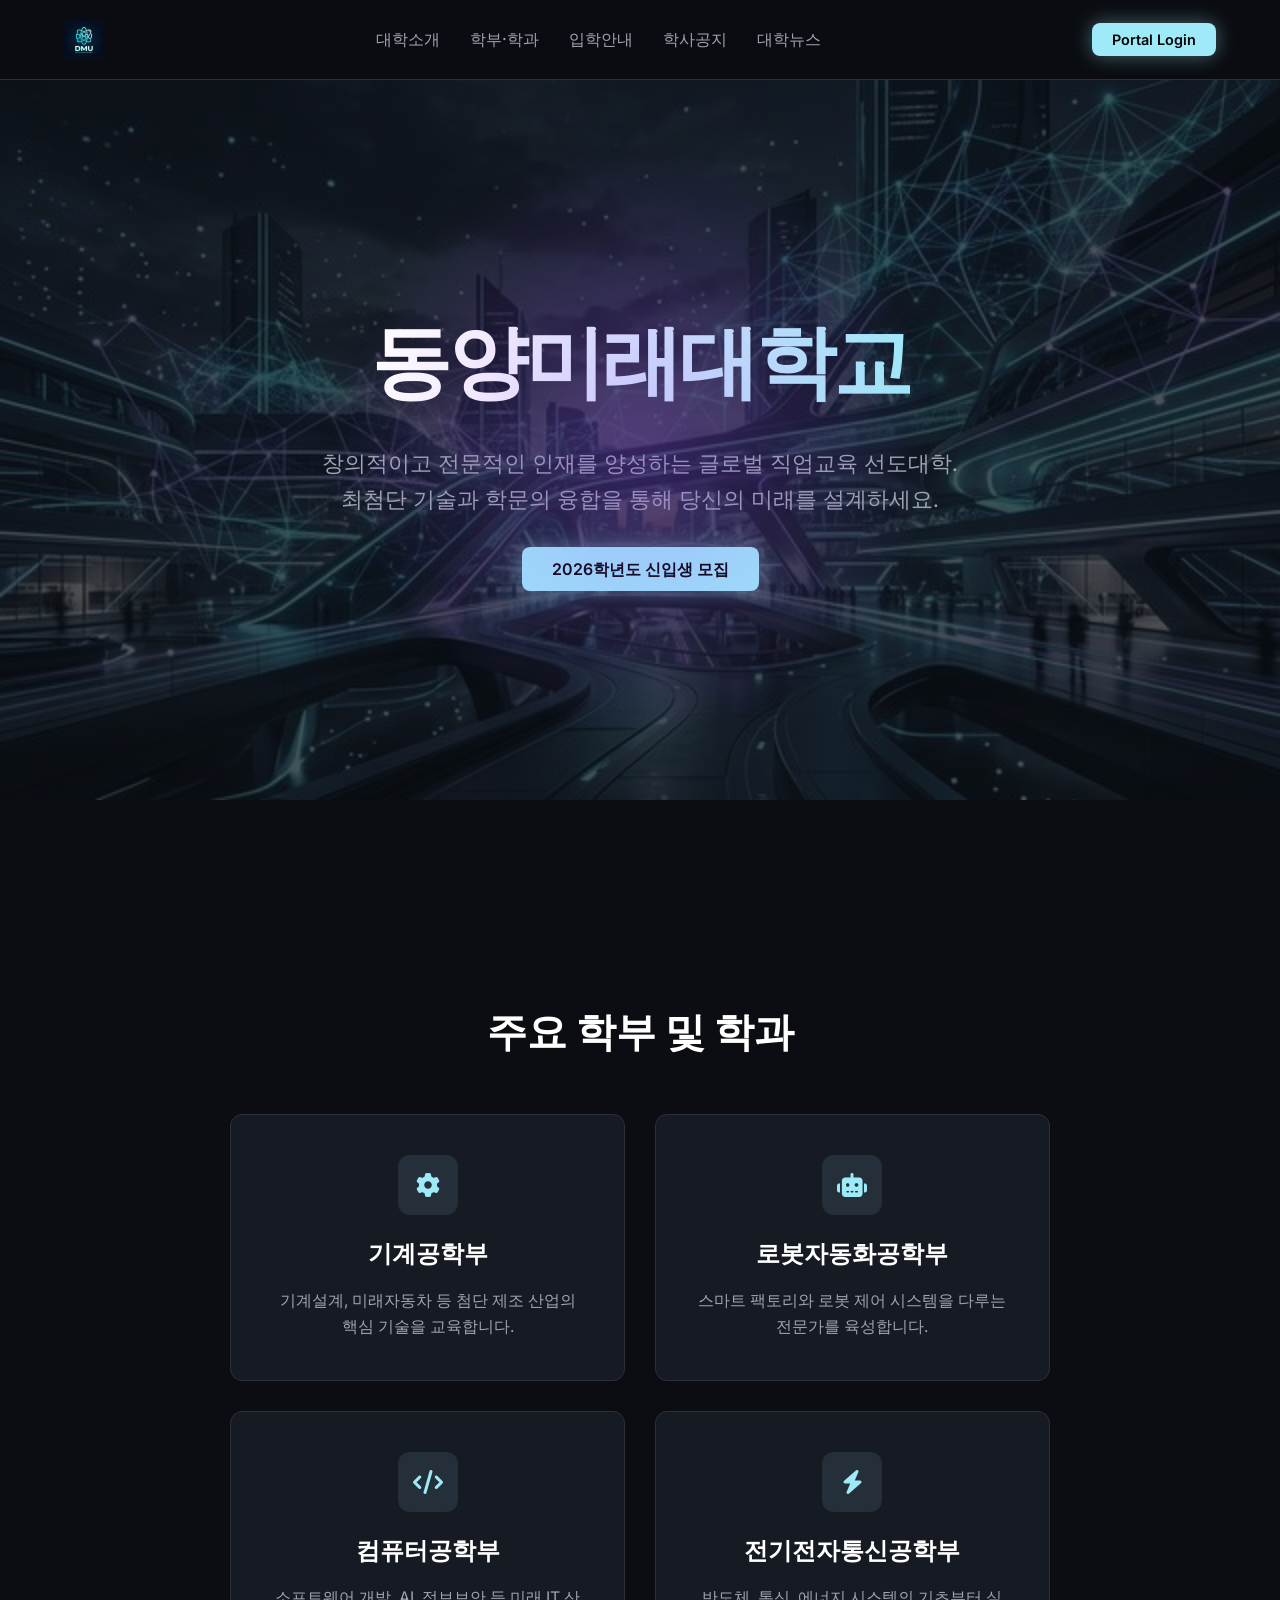
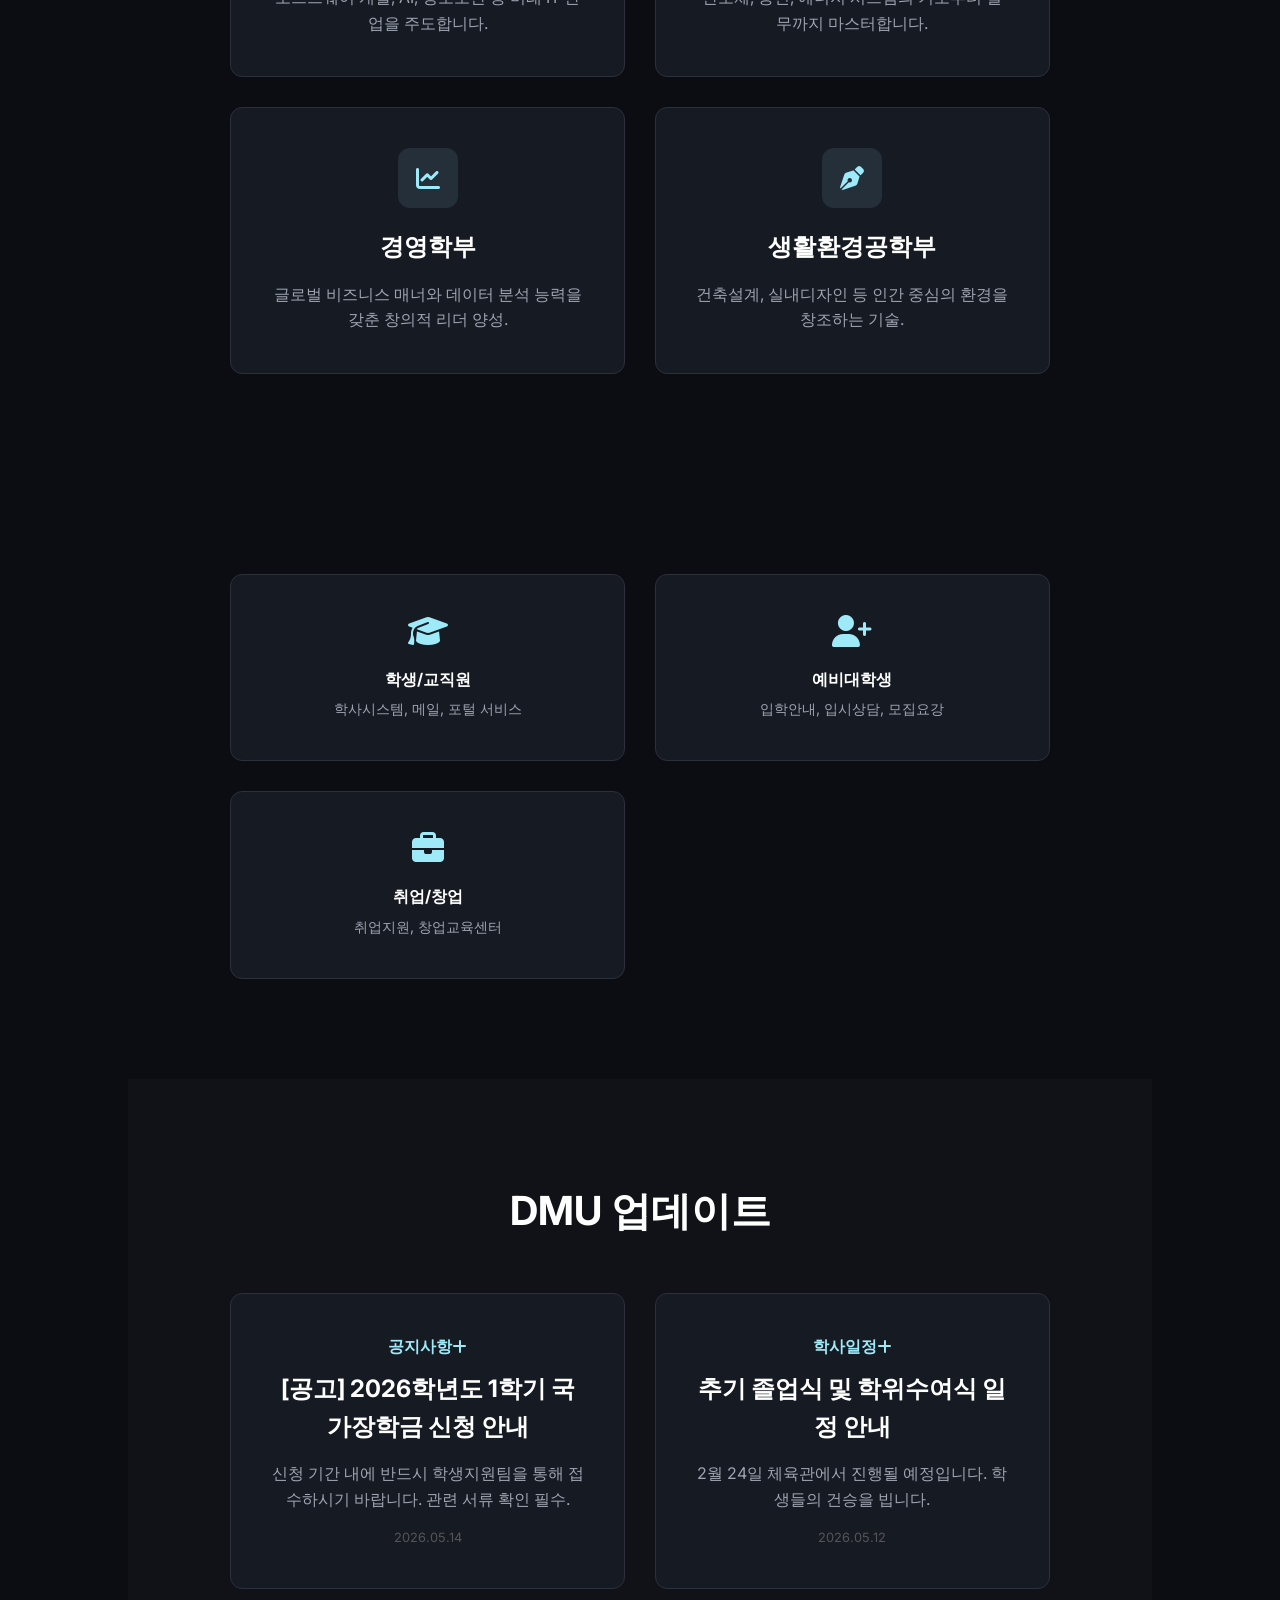
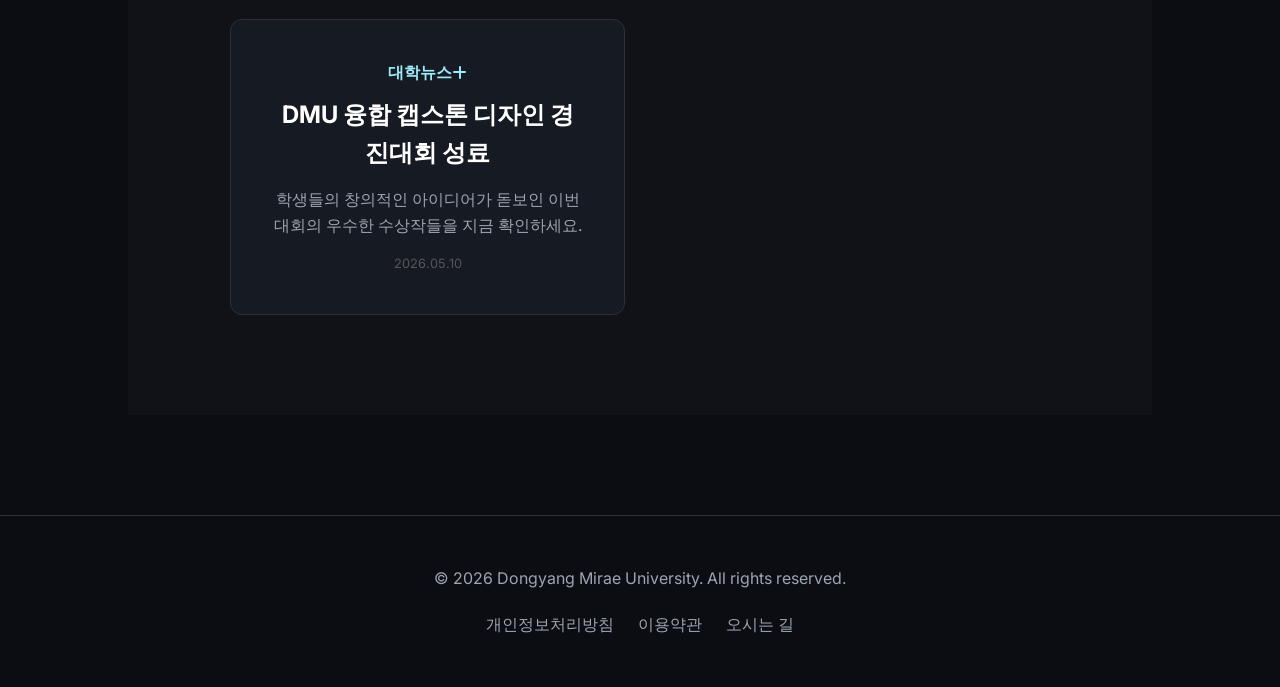
<file: index.html>
<!DOCTYPE html>
<html lang="ko">
<head>
    <meta charset="UTF-8">
    <meta name="viewport" content="width=device-width, initial-scale=1.0">
    <title>동양미래대학교 | Redesigned with Electron Aesthetic</title>
    <link rel="stylesheet" href="style.css">
    <!-- Font Awesome for icons -->
    <link rel="stylesheet" href="https://cdnjs.cloudflare.com/ajax/libs/font-awesome/6.4.0/css/all.min.css">
</head>
<body>

    <header>
        <a href="#home" class="logo">
            <img src="logo.png" alt="DMU Logo" style="height: 40px;">
        </a>
        <nav>
            <ul>
                <li><a href="#home">대학소개</a></li>
                <li><a href="#departments">학부·학과</a></li>
                <li><a href="#services">입학안내</a></li>
                <li><a href="#news">학사공지</a></li>
                <li><a href="#news">대학뉴스</a></li>
            </ul>
        </nav>
        <div class="header-right">
            <a href="#" class="btn-primary btn-header">Portal Login</a>
        </div>
    </header>

    <main>
        <!-- Hero Section -->
        <section id="home" class="hero">
            <h1>동양미래대학교</h1>
            <p>창의적이고 전문적인 인재를 양성하는 글로벌 직업교육 선도대학. <br>최첨단 기술과 학문의 융합을 통해 당신의 미래를 설계하세요.</p>
            <div class="hero-btns">
                <a href="#" class="btn-primary">2026학년도 신입생 모집</a>
            </div>
        </section>

        <!-- Stats Section (Like Electron's features) -->
        <section class="dept-grid">
        <section id="departments" class="dept-grid">
            <h2 class="section-title">주요 학부 및 학과</h2>
            <div class="grid">
                <div class="card">
                    <div class="icon-box"><i class="fa-solid fa-gear"></i></div>
                    <h3>기계공학부</h3>
                    <p>기계설계, 미래자동차 등 첨단 제조 산업의 핵심 기술을 교육합니다.</p>
                </div>
                <div class="card">
                    <div class="icon-box"><i class="fa-solid fa-robot"></i></div>
                    <h3>로봇자동화공학부</h3>
                    <p>스마트 팩토리와 로봇 제어 시스템을 다루는 전문가를 육성합니다.</p>
                </div>
                <div class="card">
                    <div class="icon-box"><i class="fa-solid fa-code"></i></div>
                    <h3>컴퓨터공학부</h3>
                    <p>소프트웨어 개발, AI, 정보보안 등 미래 IT 산업을 주도합니다.</p>
                </div>
                <div class="card">
                    <div class="icon-box"><i class="fa-solid fa-bolt"></i></div>
                    <h3>전기전자통신공학부</h3>
                    <p>반도체, 통신, 에너지 시스템의 기초부터 실무까지 마스터합니다.</p>
                </div>
                <div class="card">
                    <div class="icon-box"><i class="fa-solid fa-chart-line"></i></div>
                    <h3>경영학부</h3>
                    <p>글로벌 비즈니스 매너와 데이터 분석 능력을 갖춘 창의적 리더 양성.</p>
                </div>
                <div class="card">
                    <div class="icon-box"><i class="fa-solid fa-pen-nib"></i></div>
                    <h3>생활환경공학부</h3>
                    <p>건축설계, 실내디자인 등 인간 중심의 환경을 창조하는 기술.</p>
                </div>
            </div>
        </section>

        <!-- Quick Links / Services -->
        <section id="services">
            <div class="grid">
                <div class="card service-card">
                    <i class="fa-solid fa-graduation-cap"></i>
                    <div>
                        <h4>학생/교직원</h4>
                        <p>학사시스템, 메일, 포털 서비스</p>
                    </div>
                </div>
                <div class="card service-card">
                    <i class="fa-solid fa-user-plus"></i>
                    <div>
                        <h4>예비대학생</h4>
                        <p>입학안내, 입시상담, 모집요강</p>
                    </div>
                </div>
                <div class="card service-card">
                    <i class="fa-solid fa-briefcase"></i>
                    <div>
                        <h4>취업/창업</h4>
                        <p>취업지원, 창업교육센터</p>
                    </div>
                </div>
            </div>
        </section>

        <!-- News / Notices Section -->
        <section id="news" class="news-section">
            <h2 class="section-title">DMU 업데이트</h2>
            <div class="grid">
                <div class="card">
                    <div class="news-label">
                        <span>공지사항</span>
                        <i class="fa-solid fa-plus"></i>
                    </div>
                    <h3>[공고] 2026학년도 1학기 국가장학금 신청 안내</h3>
                    <p>신청 기간 내에 반드시 학생지원팀을 통해 접수하시기 바랍니다. 관련 서류 확인 필수.</p>
                    <div class="news-date">2026.05.14</div>
                </div>
                <div class="card">
                    <div class="news-label">
                        <span>학사일정</span>
                        <i class="fa-solid fa-plus"></i>
                    </div>
                    <h3>추기 졸업식 및 학위수여식 일정 안내</h3>
                    <p>2월 24일 체육관에서 진행될 예정입니다. 학생들의 건승을 빕니다.</p>
                    <div class="news-date">2026.05.12</div>
                </div>
                <div class="card">
                    <div class="news-label">
                        <span>대학뉴스</span>
                        <i class="fa-solid fa-plus"></i>
                    </div>
                    <h3>DMU 융합 캡스톤 디자인 경진대회 성료</h3>
                    <p>학생들의 창의적인 아이디어가 돋보인 이번 대회의 우수한 수상작들을 지금 확인하세요.</p>
                    <div class="news-date">2026.05.10</div>
                </div>
            </div>
        </section>
    </main>

    <footer>
        <p>&copy; 2026 Dongyang Mirae University. All rights reserved.</p>
        <div style="margin-top: 20px;">
            <a href="#">개인정보처리방침</a>
            <a href="#">이용약관</a>
            <a href="#">오시는 길</a>
        </div>
    </footer>

    <script src="main.js"></script>
</body>
</html>
</file>
<file: style.css>
@import url('https://fonts.googleapis.com/css2?family=Inter:wght@300;400;600;700&display=swap');

:root {
    --bg-color: #0b0d12;
    --card-bg: #161a23;
    --text-primary: #ffffff;
    --text-secondary: #9ea4b0;
    --accent-color: #9feaf9; /* Cyan like Electron */
    --accent-glow: rgba(159, 234, 249, 0.4);
    --violet-glow: rgba(151, 71, 255, 0.3);
    --border-color: #2b303b;
    --gradient-hero: radial-gradient(circle at 50% 50%, #1a1e2e 0%, #0b0d12 100%);
    --shadow-premium: 0 20px 40px rgba(0, 0, 0, 0.4);
}

html {
    scroll-behavior: smooth;
}

@keyframes fadingUp {
    from { opacity: 0; transform: translateY(30px); }
    to { opacity: 1; transform: translateY(0); }
}

@keyframes glowPulse {
    0% { filter: drop-shadow(0 0 5px var(--accent-glow)); }
    50% { filter: drop-shadow(0 0 15px var(--accent-glow)); }
    100% { filter: drop-shadow(0 0 5px var(--accent-glow)); }
}

* {
    margin: 0;
    padding: 0;
    box-sizing: border-box;
}

body {
    font-family: 'Inter', sans-serif;
    background-color: var(--bg-color);
    color: var(--text-primary);
    line-height: 1.6;
    overflow-x: hidden;
}

/* Header */
header {
    height: 80px;
    display: flex;
    align-items: center;
    justify-content: space-between;
    padding: 0 5%;
    border-bottom: 1px solid var(--border-color);
    background: rgba(11, 13, 18, 0.8);
    backdrop-filter: blur(10px);
    position: sticky;
    top: 0;
    z-index: 1000;
}

.logo {
    font-size: 1.5rem;
    font-weight: 700;
    color: var(--text-primary);
    text-decoration: none;
    display: flex;
    align-items: center;
    gap: 10px;
}

.logo span {
    color: var(--accent-color);
}

nav ul {
    display: flex;
    list-style: none;
    gap: 30px;
}

nav a {
    text-decoration: none;
    color: var(--text-secondary);
    font-weight: 500;
    transition: color 0.3s ease;
}

nav a:hover {
    color: var(--accent-color);
}

/* Hero Section */
.hero {
    height: 80vh;
    display: flex;
    flex-direction: column;
    align-items: center;
    justify-content: center;
    text-align: center;
    background: linear-gradient(rgba(11, 13, 18, 0.7), rgba(11, 13, 18, 0.7)), url('hero-bg.png');
    background-size: cover;
    background-position: center;
    position: relative;
    padding: 0 20px;
}

.hero::after {
    content: '';
    position: absolute;
    width: 600px;
    height: 600px;
    background: radial-gradient(circle, var(--violet-glow) 0%, transparent 70%);
    top: 50%;
    left: 50%;
    transform: translate(-50%, -50%);
    pointer-events: none;
}

.hero h1 {
    font-size: 5rem;
    font-weight: 800;
    margin-bottom: 20px;
    letter-spacing: -3px;
    background: linear-gradient(to right, #fff 20%, var(--accent-color) 100%);
    -webkit-background-clip: text;
    background-clip: text;
    -webkit-text-fill-color: transparent;
    animation: fadingUp 1s ease-out;
}

.hero p {
    font-size: 1.4rem;
    color: var(--text-secondary);
    max-width: 800px;
    margin-bottom: 40px;
    animation: fadingUp 1s ease-out 0.2s both;
}

.hero-btns {
    animation: fadingUp 1s ease-out 0.4s both;
}

.btn-primary {
    background-color: var(--accent-color);
    color: #000;
    padding: 12px 30px;
    border-radius: 8px;
    text-decoration: none;
    font-weight: 600;
    transition: transform 0.2s ease, box-shadow 0.2s ease;
    box-shadow: 0 0 20px var(--accent-glow);
}

.btn-primary:hover {
    transform: translateY(-2px);
    box-shadow: 0 0 30px var(--accent-glow);
}

.btn-header {
    padding: 8px 20px !important;
    font-size: 0.9rem !important;
}

/* Section Styling */
section {
    padding: 100px 10%;
}

.section-title {
    font-size: 2.5rem;
    margin-bottom: 50px;
    text-align: center;
}

/* Cards Grid */
.grid {
    display: grid;
    grid-template-columns: repeat(auto-fit, minmax(300px, 1fr));
    gap: 30px;
}

.card {
    background-color: var(--card-bg);
    border: 1px solid var(--border-color);
    padding: 40px;
    border-radius: 12px;
    transition: border-color 0.3s ease, transform 0.3s ease;
}

.card:hover {
    border-color: var(--accent-color);
    transform: translateY(-5px);
}

.card h3 {
    margin-bottom: 15px;
    font-size: 1.5rem;
}

.card p {
    color: var(--text-secondary);
}

/* Department Grid Customization */
.dept-grid .card {
    display: flex;
    flex-direction: column;
    align-items: center;
    text-align: center;
}

.icon-box {
    width: 60px;
    height: 60px;
    background: rgba(159, 234, 249, 0.1);
    border-radius: 12px;
    display: flex;
    align-items: center;
    justify-content: center;
    margin-bottom: 20px;
    color: var(--accent-color);
    font-size: 1.5rem;
}

/* Footer */
footer {
    padding: 50px 10%;
    border-top: 1px solid var(--border-color);
    text-align: center;
    color: var(--text-secondary);
}

/* Service Cards Layout */
.service-card {
    display: flex !important;
    align-items: center !important;
    gap: 20px !important;
}

.service-card i {
    font-size: 2rem;
    color: var(--accent-color);
}

.service-card h4 {
    margin-bottom: 5px;
}

.service-card p {
    font-size: 0.9rem;
}

/* News Section */
.news-section {
    background-color: rgba(255, 255, 255, 0.02);
}

.news-label {
    color: var(--accent-color);
    margin-bottom: 10px;
    font-weight: 600;
    display: flex;
    justify-content: space-between;
    align-items: center;
}

.news-label i {
    cursor: pointer;
    transition: transform 0.3s ease;
}

.news-label i:hover {
    transform: rotate(90deg);
}

.news-date {
    margin-top: 15px;
    font-size: 0.8rem;
    color: #555;
}

/* Footer Links */
footer a {
    color: var(--text-secondary);
    margin: 0 10px;
    text-decoration: none;
    transition: color 0.3s ease;
}

footer a:hover {
    color: var(--accent-color);
}

@media (max-width: 768px) {
    .hero h1 {
        font-size: 2.5rem;
    }
    nav {
        display: none;
    }
}
</file>
